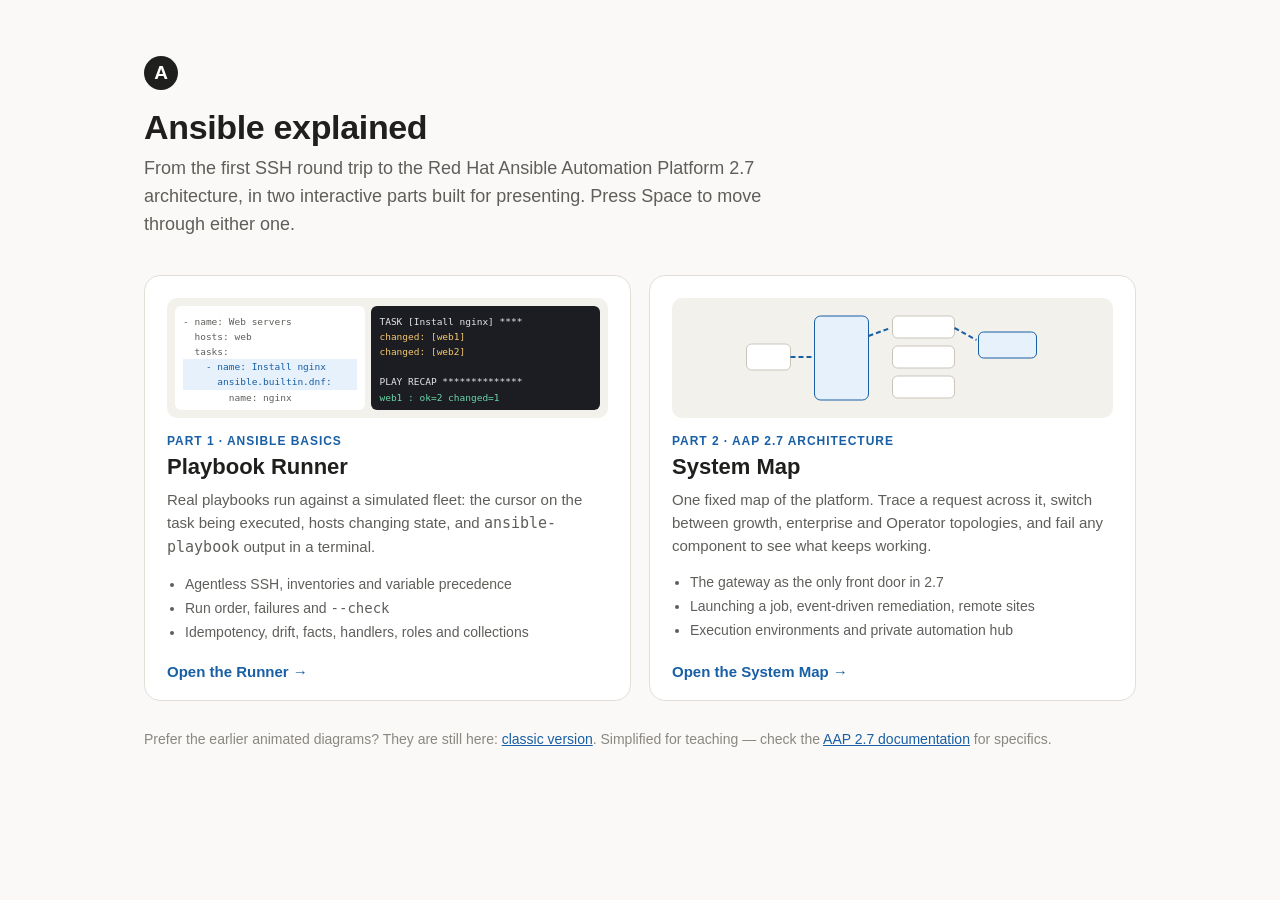
<file: index.html>
<!DOCTYPE html>
<html lang="en" data-theme="light">
<head>
<meta charset="utf-8">
<meta name="viewport" content="width=device-width, initial-scale=1">
<title>Ansible explained</title>
<meta name="description" content="Ansible from first principles to the Red Hat Ansible Automation Platform 2.7 architecture: a Playbook Runner for the basics and a System Map for the platform.">
<link rel="stylesheet" href="css/tokens.css">
<style>
  * { box-sizing: border-box; }
  body { margin: 0; font-family: var(--font-sans); color: var(--text-primary); background: var(--surface-0); -webkit-font-smoothing: antialiased; }
  .wrap { max-width: 1040px; margin: 0 auto; padding: 56px 24px 64px; }
  .mark { width: 34px; height: 34px; border-radius: 50%; background: var(--text-primary); color: var(--surface-1); display: inline-flex; align-items: center; justify-content: center; font-weight: 700; font-size: 19px; }
  h1 { font-size: 34px; font-weight: 600; margin: 18px 0 8px; letter-spacing: -0.01em; }
  .lede { font-size: 18px; color: var(--text-secondary); max-width: 62ch; margin: 0 0 36px; line-height: 1.55; }
  .parts { display: grid; grid-template-columns: repeat(2, minmax(0, 1fr)); gap: 18px; }
  .part { display: flex; flex-direction: column; text-decoration: none; color: inherit; background: var(--surface-1); border: 1px solid var(--border); border-radius: 16px; padding: 22px 22px 20px; transition: border-color 160ms, transform 160ms; }
  .part:hover { border-color: var(--accent); transform: translateY(-2px); }
  .kicker { font-size: 12px; font-weight: 600; letter-spacing: 0.08em; text-transform: uppercase; color: var(--accent); }
  .part h2 { font-size: 22px; font-weight: 600; margin: 6px 0 8px; }
  .part p { font-size: 15px; color: var(--text-secondary); margin: 0 0 14px; line-height: 1.55; }
  .part ul { margin: 0 0 18px; padding-left: 18px; font-size: 14px; color: var(--text-secondary); line-height: 1.7; }
  .go { margin-top: auto; font-weight: 600; color: var(--accent); font-size: 15px; }
  .preview { height: 120px; border-radius: 10px; margin-bottom: 16px; overflow: hidden; display: grid; gap: 6px; padding: 8px; background: var(--surface-2); }
  .pv-runner { grid-template-columns: 1fr 1.2fr; }
  .pv-code { background: var(--surface-1); border-radius: 6px; padding: 8px; font-family: var(--font-mono); font-size: 9.5px; line-height: 1.6; color: var(--text-secondary); white-space: pre; overflow: hidden; }
  .pv-code b { display: block; background: var(--accent-bg); color: var(--accent); font-weight: 500; }
  .pv-tty { background: var(--tty-bg); border-radius: 6px; padding: 8px; font-family: var(--font-mono); font-size: 9.5px; line-height: 1.6; white-space: pre; overflow: hidden; color: var(--tty-fg); }
  .pv-tty .o { color: var(--tty-ok); } .pv-tty .c { color: var(--tty-chg); }
  .pv-map { position: relative; }
  .pv-map svg { width: 100%; height: 100%; }
  .pv-map rect { fill: var(--surface-1); stroke: var(--border-strong); }
  .pv-map rect.on { fill: var(--hot-fill); stroke: var(--hot-stroke); }
  .pv-map path { stroke: var(--packet); stroke-width: 2; stroke-dasharray: 5 3; fill: none; }
  .foot { margin-top: 30px; font-size: 14px; color: var(--text-muted); }
  .foot a { color: var(--accent); }
  @media (max-width: 760px) { .parts { grid-template-columns: minmax(0, 1fr); } h1 { font-size: 28px; } }
</style>
</head>
<body>
<main class="wrap">
  <span class="mark" aria-hidden="true">A</span>
  <h1>Ansible explained</h1>
  <p class="lede">From the first SSH round trip to the Red Hat Ansible Automation Platform 2.7 architecture,
    in two interactive parts built for presenting. Press Space to move through either one.</p>

  <div class="parts">
    <a class="part" href="runner.html">
      <div class="preview pv-runner" aria-hidden="true">
        <div class="pv-code">- name: Web servers
  hosts: web
  tasks:
<b>    - name: Install nginx</b><b>      ansible.builtin.dnf:</b>        name: nginx</div>
        <div class="pv-tty">TASK [Install nginx] ****
<span class="c">changed: [web1]</span>
<span class="c">changed: [web2]</span>

PLAY RECAP **************
<span class="o">web1 : ok=2 changed=1</span></div>
      </div>
      <span class="kicker">Part 1 · Ansible basics</span>
      <h2>Playbook Runner</h2>
      <p>Real playbooks run against a simulated fleet: the cursor on the task being executed, hosts changing state, and <code>ansible-playbook</code> output in a terminal.</p>
      <ul>
        <li>Agentless SSH, inventories and variable precedence</li>
        <li>Run order, failures and <code>--check</code></li>
        <li>Idempotency, drift, facts, handlers, roles and collections</li>
      </ul>
      <span class="go">Open the Runner →</span>
    </a>

    <a class="part" href="aap.html">
      <div class="preview pv-map" aria-hidden="true">
        <svg viewBox="0 0 300 104">
          <rect x="4" y="38" width="44" height="26" rx="5"/>
          <rect class="on" x="72" y="10" width="54" height="84" rx="6"/>
          <rect x="150" y="10" width="62" height="22" rx="5"/>
          <rect x="150" y="40" width="62" height="22" rx="5"/>
          <rect x="150" y="70" width="62" height="22" rx="5"/>
          <rect class="on" x="236" y="26" width="58" height="26" rx="5"/>
          <path d="M48 51 L70 51"/><path d="M126 30 L148 22"/><path d="M212 22 L234 34"/>
        </svg>
      </div>
      <span class="kicker">Part 2 · AAP 2.7 architecture</span>
      <h2>System Map</h2>
      <p>One fixed map of the platform. Trace a request across it, switch between growth, enterprise and Operator topologies, and fail any component to see what keeps working.</p>
      <ul>
        <li>The gateway as the only front door in 2.7</li>
        <li>Launching a job, event-driven remediation, remote sites</li>
        <li>Execution environments and private automation hub</li>
      </ul>
      <span class="go">Open the System Map →</span>
    </a>
  </div>

  <p class="foot">Prefer the earlier animated diagrams? They are still here: <a href="classic.html">classic version</a>.
    Simplified for teaching — check the <a href="https://docs.redhat.com/en/documentation/red_hat_ansible_automation_platform/2.7" target="_blank" rel="noopener">AAP 2.7 documentation</a> for specifics.</p>
</main>
<script>
  try {
    const t = localStorage.getItem('theme');
    if (t) document.documentElement.dataset.theme = t;
    else if (matchMedia('(prefers-color-scheme: dark)').matches) document.documentElement.dataset.theme = 'dark';
  } catch (e) { /* ignore */ }
</script>
</body>
</html>
</file>
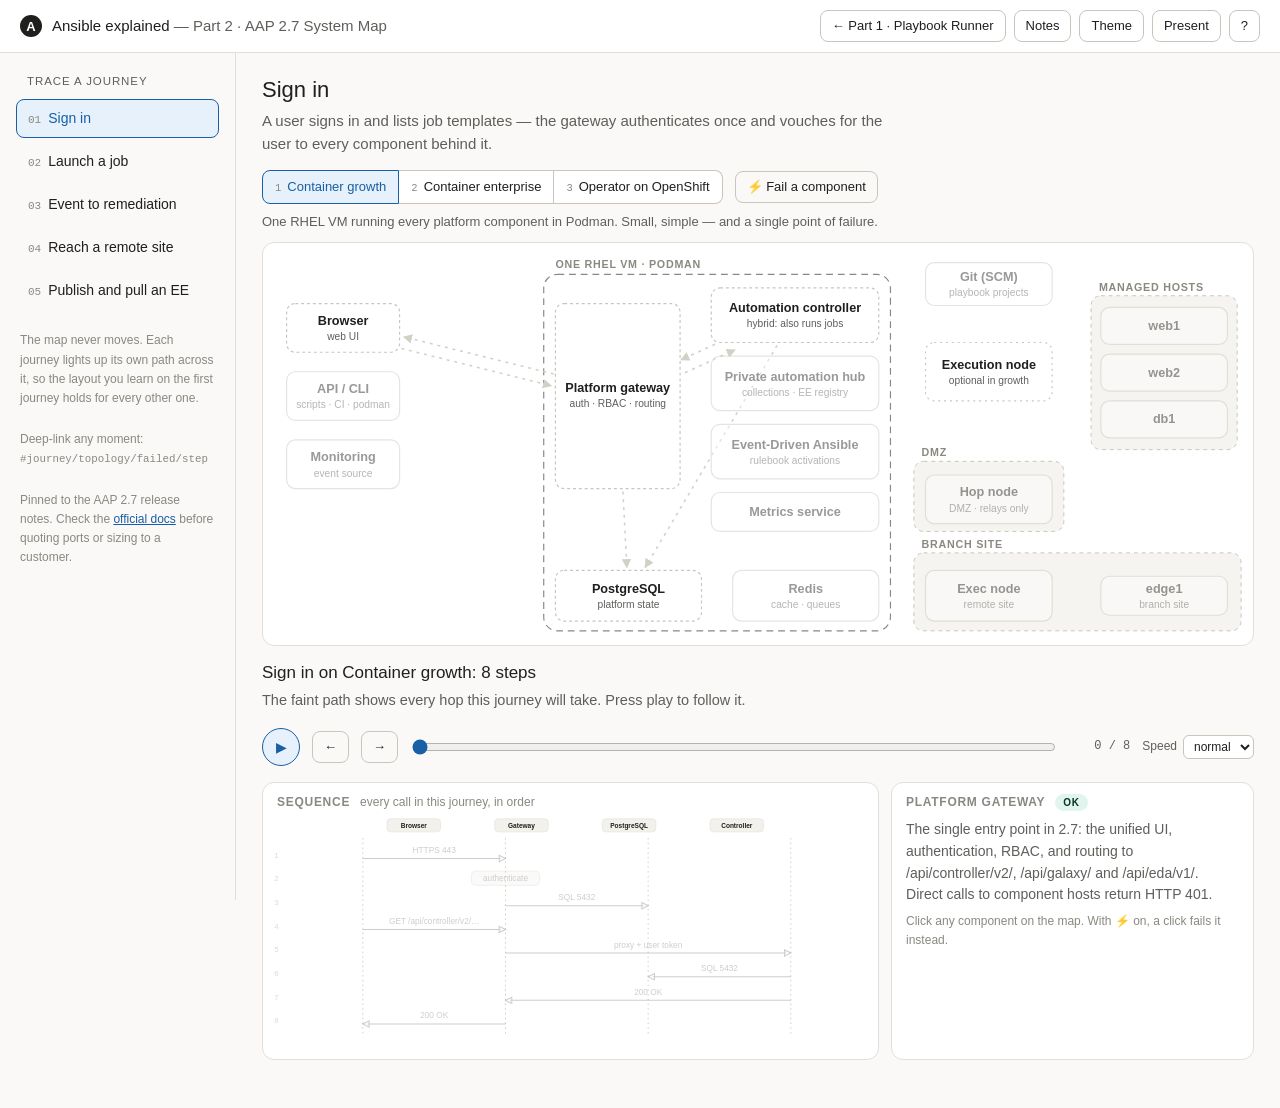
<file: aap.html>
<!DOCTYPE html>
<html lang="en" data-theme="light">
<head>
<meta charset="utf-8">
<meta name="viewport" content="width=device-width, initial-scale=1">
<title>AAP 2.7 System Map — Ansible explained</title>
<meta name="description" content="A fixed map of the Red Hat Ansible Automation Platform 2.7 architecture. Trace a request across it, switch topology, and fail a component to see what keeps working.">
<link rel="stylesheet" href="css/tokens.css">
<link rel="stylesheet" href="css/runner.css">
<link rel="stylesheet" href="css/aap.css">
</head>
<body>

<header class="topbar">
  <div class="brand">
    <span class="brand-mark" aria-hidden="true"></span>
    <span><a href="index.html" class="home">Ansible explained</a> <span class="brand-dim">— Part 2 · AAP 2.7 System Map</span></span>
  </div>
  <div class="topbar-actions">
    <a class="icon-btn" href="runner.html" title="Part 1: the Playbook Runner">← Part 1 · Playbook Runner</a>
    <button id="btn-notes" class="icon-btn" aria-pressed="false" title="Speaker notes (n)">Notes</button>
    <button id="btn-theme" class="icon-btn" title="Toggle light/dark (t)">Theme</button>
    <button id="btn-present" class="icon-btn" aria-pressed="false" title="Presentation mode (f)">Present</button>
    <button id="btn-help" class="icon-btn" title="Keyboard shortcuts (?)">?</button>
  </div>
</header>

<div class="layout">
  <nav class="sidebar" aria-label="Journeys">
    <p class="group-label">Trace a journey</p>
    <ol id="journeys" class="chapters"></ol>
    <p class="sidebar-foot">
      The map never moves. Each journey lights up its own path across it, so the
      layout you learn on the first journey holds for every other one.
    </p>
    <p class="sidebar-foot">Deep-link any moment:<br><code>#journey/topology/failed/step</code></p>
    <p class="sidebar-foot">Pinned to the AAP 2.7 release notes. Check the
      <a href="https://docs.redhat.com/en/documentation/red_hat_ansible_automation_platform/2.7" target="_blank" rel="noopener">official docs</a>
      before quoting ports or sizing to a customer.</p>
  </nav>

  <main class="stage">
    <div class="stage-head">
      <h1 id="title">Loading…</h1>
      <p id="summary" class="summary"></p>
    </div>

    <div class="map-bar">
      <div id="topos" class="seg" role="radiogroup" aria-label="Topology"></div>
      <button id="btn-fail" class="icon-btn fail-btn" aria-pressed="false" title="Then click components to fail them (x)">⚡ Fail a component</button>
      <span id="failed" class="failed-list"></span>
    </div>
    <p id="topo-caption" class="caption"></p>

    <div class="pane map-pane">
      <svg id="map" viewBox="0 0 1000 400" role="img" aria-labelledby="map-title">
        <title id="map-title">AAP 2.7 architecture map</title>
        <defs>
          <marker id="m-idle" viewBox="0 0 10 10" refX="9" refY="5" markerWidth="6" markerHeight="6" orient="auto-start-reverse"><path class="mh idle" d="M0 0 L10 5 L0 10 z"/></marker>
          <marker id="m-done" viewBox="0 0 10 10" refX="9" refY="5" markerWidth="6" markerHeight="6" orient="auto-start-reverse"><path class="mh done" d="M0 0 L10 5 L0 10 z"/></marker>
          <marker id="m-active" viewBox="0 0 10 10" refX="9" refY="5" markerWidth="7" markerHeight="7" orient="auto-start-reverse"><path class="mh active" d="M0 0 L10 5 L0 10 z"/></marker>
          <marker id="m-blocked" viewBox="0 0 10 10" refX="9" refY="5" markerWidth="7" markerHeight="7" orient="auto-start-reverse"><path class="mh blocked" d="M0 0 L10 5 L0 10 z"/></marker>
        </defs>
        <g id="map-scene"></g>
      </svg>
    </div>

    <div class="narration">
      <p id="note" class="note"></p>
      <p id="badge" class="badge"></p>
    </div>

    <div class="controls">
      <div class="transport">
        <button id="btn-play" class="play-btn" aria-label="Play or pause">▶</button>
        <button id="btn-prev" class="icon-btn" aria-label="Previous step">←</button>
        <button id="btn-next" class="icon-btn" aria-label="Next step">→</button>
        <input id="scrub" type="range" min="0" max="0" step="1" value="0" aria-label="Scrub through steps">
        <span id="counter" class="counter">1 / 1</span>
        <label class="speed">Speed
          <select id="speed" aria-label="Playback speed">
            <option value="2600">slow</option>
            <option value="1700" selected>normal</option>
            <option value="900">fast</option>
          </select>
        </label>
      </div>
    </div>

    <section class="below">
      <div class="pane seq-pane">
        <div class="panel-head"><h2>Sequence</h2><span class="panel-sub">every call in this journey, in order</span></div>
        <svg id="seq-head" class="seq-head" width="100%" aria-hidden="true"></svg>
        <div id="seq-wrap" class="seq-wrap"><svg id="seq" width="100%" role="img" aria-label="Sequence diagram"></svg></div>
      </div>
      <aside class="pane info-pane" aria-live="polite">
        <div class="panel-head"><h2 id="info-title">Component</h2><span id="info-state" class="pill"></span></div>
        <p id="info-body" class="info-body"></p>
        <p class="info-hint">Click any component on the map. With ⚡ on, a click fails it instead.</p>
      </aside>
    </section>
  </main>

  <aside id="notes-panel" class="notes-panel" hidden aria-label="Speaker notes">
    <h2>Speaker notes</h2>
    <div id="notes-body"></div>
  </aside>
</div>

<div id="help" class="help-overlay" hidden role="dialog" aria-modal="true" aria-label="Keyboard shortcuts">
  <div class="help-card">
    <h2>Keyboard</h2>
    <dl>
      <dt>Space</dt><dd>play / pause — at the end, moves to the next journey</dd>
      <dt>← →</dt><dd>step back / forward</dd>
      <dt>Home / End</dt><dd>first / last step</dd>
      <dt>J / K</dt><dd>previous / next journey</dd>
      <dt>1 2 3</dt><dd>growth / enterprise / operator</dd>
      <dt>X</dt><dd>fail-a-component mode</dd>
      <dt>C</dt><dd>clear failures</dd>
      <dt>N T F</dt><dd>notes · theme · presentation mode</dd>
      <dt>Esc</dt><dd>close / leave presentation</dd>
    </dl>
    <button id="help-close" class="icon-btn">Close</button>
  </div>
</div>

<noscript><p style="padding:2rem">The System Map is rendered client-side and needs JavaScript enabled.</p></noscript>
<script type="module" src="js/aap/app.js"></script>
</body>
</html>
</file>
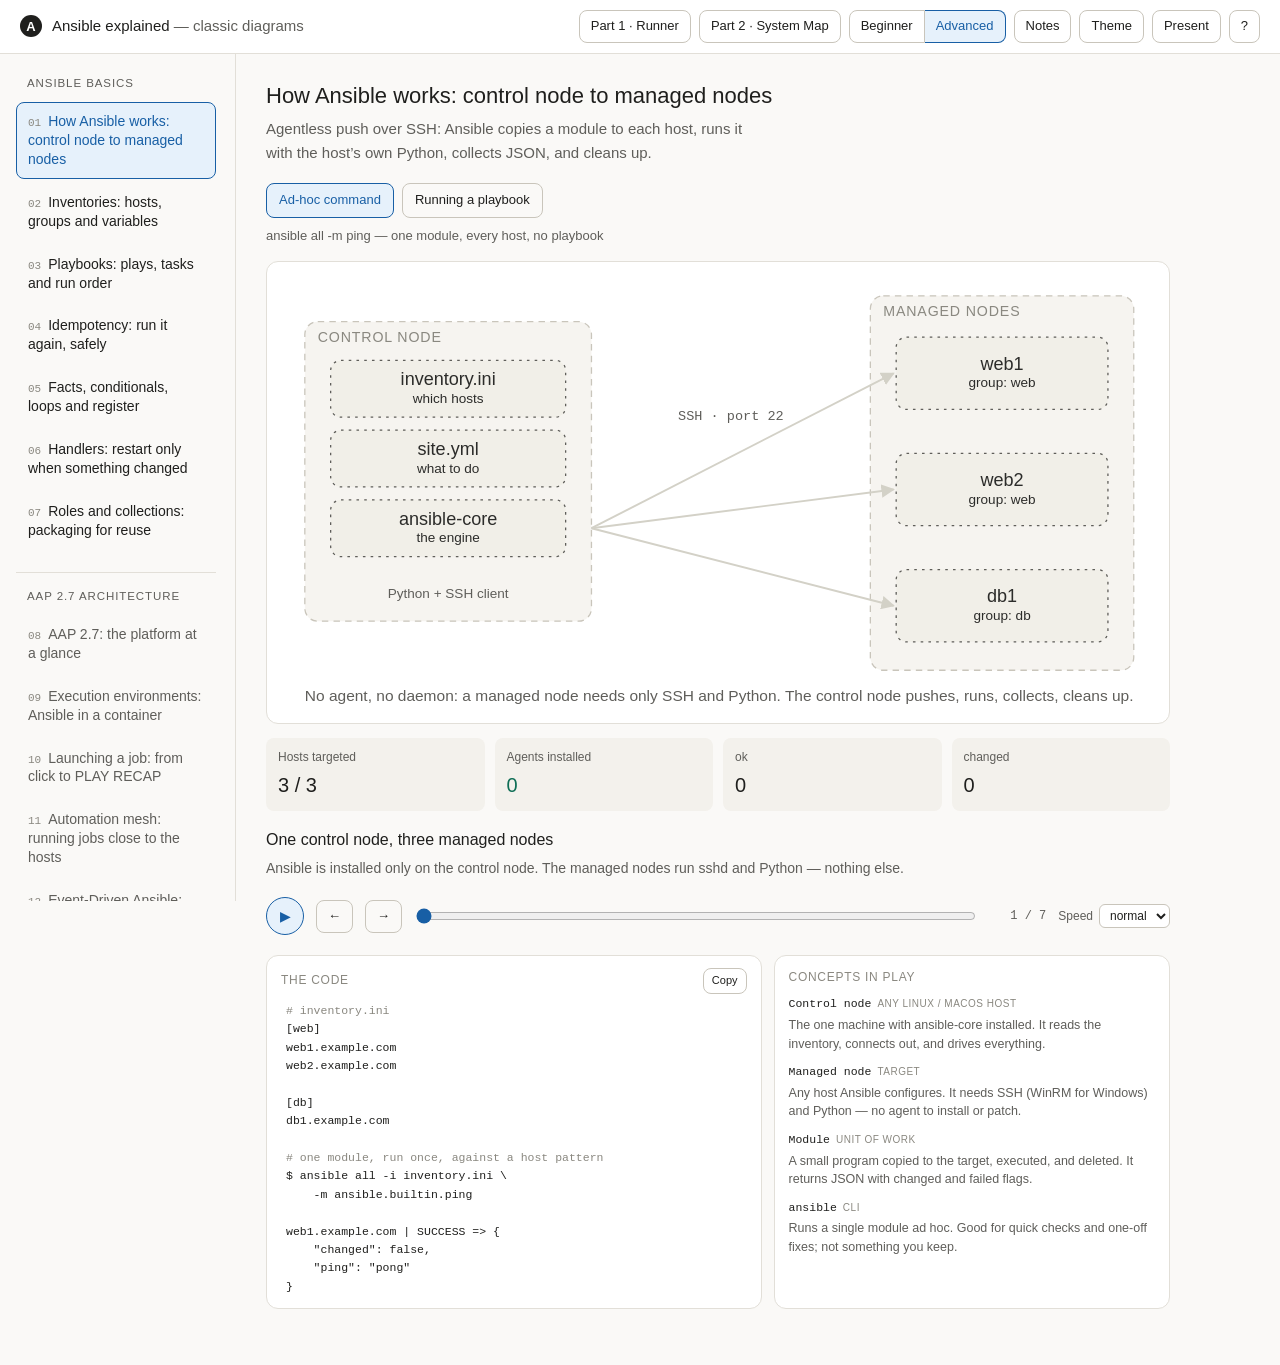
<file: classic.html>
<!DOCTYPE html>
<html lang="en" data-theme="light">
<head>
<meta charset="utf-8">
<meta name="viewport" content="width=device-width, initial-scale=1">
<title>Ansible explained — classic diagrams</title>
<meta name="description" content="Animated explainers for Ansible: control nodes, inventories, playbooks, idempotency, variables, handlers and roles - then the Red Hat Ansible Automation Platform 2.7 architecture.">
<link rel="stylesheet" href="css/tokens.css">
<link rel="stylesheet" href="css/app.css">
</head>
<body>

<header class="topbar">
  <div class="brand">
    <span class="brand-mark" aria-hidden="true"></span>
    <span><a href="index.html" style="color:inherit;text-decoration:none">Ansible explained</a> <span class="brand-dim">— classic diagrams</span></span>
  </div>
  <div class="topbar-actions">
    <a class="icon-btn" href="runner.html" title="Part 1: step through real playbooks">Part 1 · Runner</a>
    <a class="icon-btn" href="aap.html" title="Part 2: the AAP 2.7 System Map">Part 2 · System Map</a>
    <div id="level-switch" class="level-switch" role="radiogroup" aria-label="Audience level">
      <button id="btn-level-beginner" class="icon-btn" role="radio" aria-checked="false" title="Show Ansible basics only (b)">Beginner</button>
      <button id="btn-level-advanced" class="icon-btn" role="radio" aria-checked="true" title="Show everything (b)">Advanced</button>
    </div>
    <button id="btn-notes" class="icon-btn" aria-pressed="false" title="Speaker notes (n)">Notes</button>
    <button id="btn-theme" class="icon-btn" title="Toggle light/dark (t)">Theme</button>
    <button id="btn-present" class="icon-btn" title="Presentation mode (f)">Present</button>
    <button id="btn-help" class="icon-btn" title="Keyboard shortcuts (?)">?</button>
  </div>
</header>

<div class="layout">

  <nav class="sidebar" aria-label="Animations">
    <ul id="anim-list" class="anim-list"></ul>
    <button id="level-hint" class="level-hint" hidden></button>

    <ul class="anim-list resource-list" aria-label="Resources">
      <li class="group-label" role="presentation">Resources</li>
      <li><a class="sidebar-link" href="https://docs.ansible.com/ansible/latest/getting_started/index.html" target="_blank" rel="noopener">Ansible getting started ↗</a></li>
      <li><a class="sidebar-link" href="https://docs.redhat.com/en/documentation/red_hat_ansible_automation_platform/2.7" target="_blank" rel="noopener">AAP 2.7 documentation ↗</a></li>
    </ul>

    <p class="sidebar-foot">
      Deep-link any frame:<br>
      <code>#id/mode/step</code>
    </p>

    <p class="sidebar-foot">
      These are simplified explainers. Always consult the <a href="https://docs.ansible.com/" target="_blank" rel="noopener">Ansible documentation</a> and the Red Hat Ansible Automation Platform docs to verify current features and behavior.
    </p>
  </nav>

  <div id="sidebar-resizer" class="sidebar-resizer" role="separator" aria-orientation="vertical" aria-label="Resize sidebar" tabindex="0" title="Drag to resize, double-click to reset"></div>

  <main class="stage">
    <div class="stage-head">
      <h1 id="anim-title">Loading…</h1>
      <p id="anim-summary" class="summary"></p>
    </div>

    <div id="mode-tabs" class="tabs" role="tablist" aria-label="Scenario"></div>
    <p id="mode-caption" class="caption"></p>

    <div id="viewport" class="viewport" aria-live="polite">
      <svg id="canvas" viewBox="0 0 680 350" role="img" aria-labelledby="canvas-title canvas-desc">
        <title id="canvas-title">Animation canvas</title>
        <desc id="canvas-desc"></desc>
        <defs>
          <marker id="arrow" viewBox="0 0 10 10" refX="9" refY="5" markerWidth="7" markerHeight="7" orient="auto-start-reverse"><path class="arrow-head" d="M0 0 L10 5 L0 10 z"/></marker>
          <marker id="arrow-active" viewBox="0 0 10 10" refX="9" refY="5" markerWidth="7" markerHeight="7" orient="auto-start-reverse"><path class="arrow-head active" d="M0 0 L10 5 L0 10 z"/></marker>
          <marker id="arrow-blocked" viewBox="0 0 10 10" refX="9" refY="5" markerWidth="7" markerHeight="7" orient="auto-start-reverse"><path class="arrow-head blocked" d="M0 0 L10 5 L0 10 z"/></marker>
          <marker id="arrow-ok" viewBox="0 0 10 10" refX="9" refY="5" markerWidth="7" markerHeight="7" orient="auto-start-reverse"><path class="arrow-head ok" d="M0 0 L10 5 L0 10 z"/></marker>
        </defs>
        <g id="scene"></g>
      </svg>
    </div>

    <div id="metrics" class="metrics"></div>

    <div class="narration">
      <p id="note" class="note"></p>
      <p id="badge" class="badge"></p>
    </div>

    <div class="transport">
      <button id="btn-play" class="play-btn" aria-label="Play or pause">▶</button>
      <button id="btn-prev" class="icon-btn" aria-label="Previous step">←</button>
      <button id="btn-next" class="icon-btn" aria-label="Next step">→</button>
      <input id="scrub" type="range" min="0" max="1" step="1" value="0" aria-label="Scrub through steps">
      <span id="counter" class="counter">1 / 1</span>
      <label class="speed">
        Speed
        <select id="speed" aria-label="Playback speed">
          <option value="2600">slow</option>
          <option value="1800" selected>normal</option>
          <option value="1000">fast</option>
        </select>
      </label>
    </div>

    <aside class="config-col" aria-label="Code and concepts">
      <section class="config-panel" id="yaml-panel">
        <div class="panel-head">
          <h2>The code</h2>
          <button id="yaml-copy" class="icon-btn tiny" title="Copy this code">Copy</button>
        </div>
        <pre class="yaml"><code id="yaml-code"></code></pre>
      </section>

      <section class="config-panel" id="features-panel">
        <div class="panel-head"><h2>Concepts in play</h2></div>
        <dl id="features-list" class="features"></dl>
      </section>
    </aside>

  </main>

  <aside id="notes-panel" class="notes-panel" hidden aria-label="Speaker notes">
    <h2>Speaker notes</h2>
    <div id="notes-body"></div>
  </aside>

</div>

<div id="help" class="help-overlay" hidden role="dialog" aria-modal="true" aria-label="Keyboard shortcuts">
  <div class="help-card">
    <h2>Keyboard</h2>
    <dl>
      <dt>Space</dt><dd>play / pause</dd>
      <dt>← →</dt><dd>step back / forward</dd>
      <dt>Home / End</dt><dd>first / last step</dd>
      <dt>1 – 9</dt><dd>switch scenario</dd>
      <dt>J / K</dt><dd>previous / next animation</dd>
      <dt>B</dt><dd>beginner / advanced</dd>
      <dt>N</dt><dd>speaker notes</dd>
      <dt>T</dt><dd>light / dark</dd>
      <dt>F</dt><dd>presentation mode</dd>
      <dt>R</dt><dd>reset to first step</dd>
      <dt>Esc</dt><dd>close / leave presentation</dd>
    </dl>
    <button id="help-close" class="icon-btn">Close</button>
  </div>
</div>

<noscript>
  <p style="padding:2rem">These explainers are rendered client-side and need JavaScript enabled.</p>
</noscript>

<script type="module" src="js/player.js"></script>
</body>
</html>
</file>
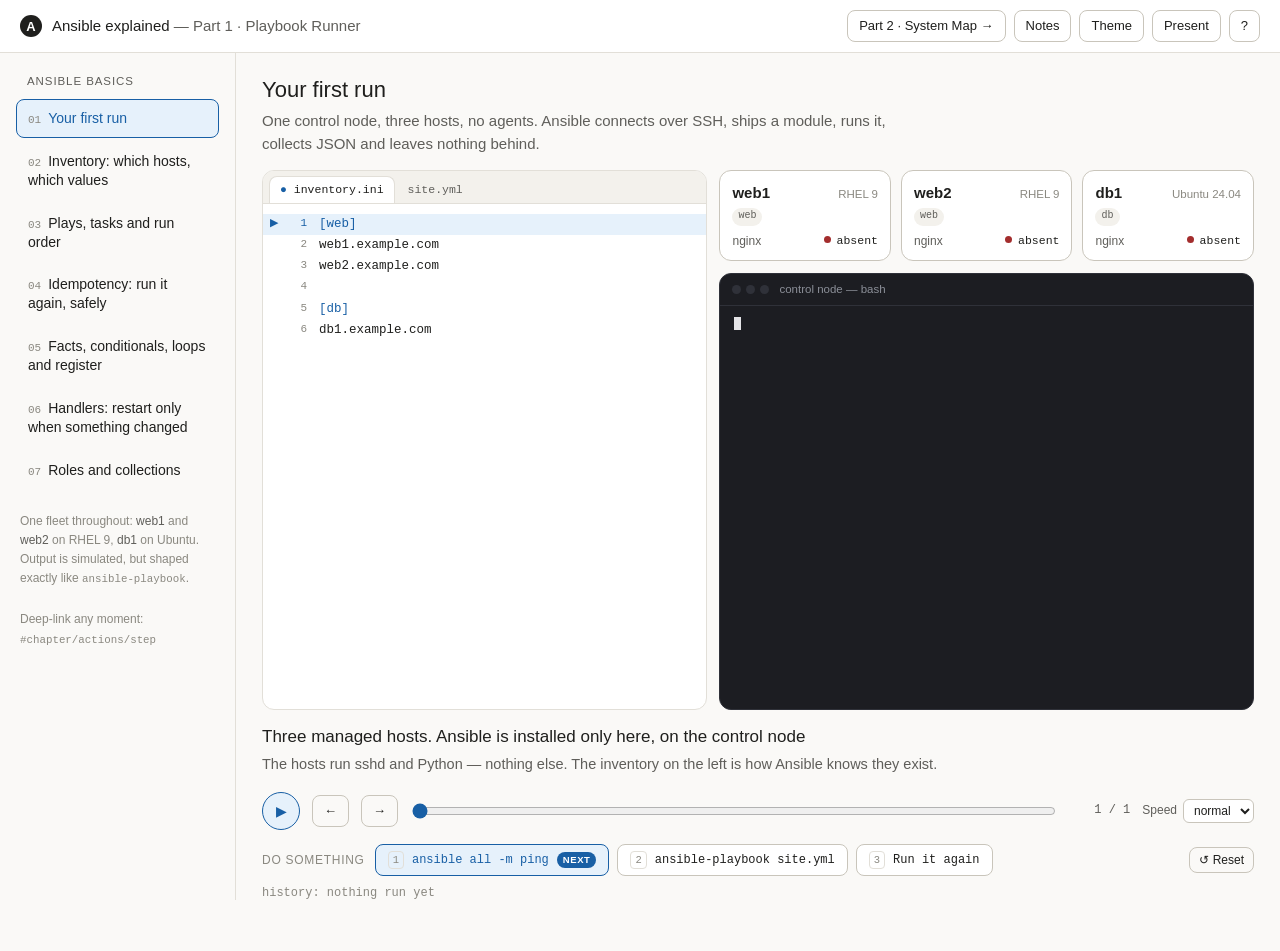
<file: runner.html>
<!DOCTYPE html>
<html lang="en" data-theme="light">
<head>
<meta charset="utf-8">
<meta name="viewport" content="width=device-width, initial-scale=1">
<title>Playbook Runner — Ansible explained</title>
<meta name="description" content="Step through real Ansible playbooks against a simulated fleet: the code, the hosts and the ansible-playbook output, side by side.">
<link rel="stylesheet" href="css/tokens.css">
<link rel="stylesheet" href="css/runner.css">
</head>
<body>

<header class="topbar">
  <div class="brand">
    <span class="brand-mark" aria-hidden="true"></span>
    <span><a href="index.html" class="home">Ansible explained</a> <span class="brand-dim">— Part 1 · Playbook Runner</span></span>
  </div>
  <div class="topbar-actions">
    <a class="icon-btn" href="aap.html" title="Part 2: the AAP 2.7 System Map">Part 2 · System Map →</a>
    <button id="btn-notes" class="icon-btn" aria-pressed="false" title="Speaker notes (n)">Notes</button>
    <button id="btn-theme" class="icon-btn" title="Toggle light/dark (t)">Theme</button>
    <button id="btn-present" class="icon-btn" aria-pressed="false" title="Presentation mode (f)">Present</button>
    <button id="btn-help" class="icon-btn" title="Keyboard shortcuts (?)">?</button>
  </div>
</header>

<div class="layout">
  <nav class="sidebar" aria-label="Chapters">
    <p class="group-label">Ansible basics</p>
    <ol id="chapters" class="chapters"></ol>
    <p class="sidebar-foot">
      One fleet throughout: <b>web1</b> and <b>web2</b> on RHEL 9, <b>db1</b> on Ubuntu.
      Output is simulated, but shaped exactly like <code>ansible-playbook</code>.
    </p>
    <p class="sidebar-foot">Deep-link any moment:<br><code>#chapter/actions/step</code></p>
  </nav>

  <main class="stage">
    <div class="stage-head">
      <h1 id="title">Loading…</h1>
      <p id="summary" class="summary"></p>
    </div>

    <section class="workspace" aria-label="Playbook, fleet and terminal">
      <div class="pane code-pane">
        <div id="tabs" class="file-tabs" role="tablist" aria-label="Files"></div>
        <pre id="code" class="code" aria-live="off"></pre>
      </div>
      <div class="right-col">
        <div id="fleet" class="fleet" aria-label="Managed hosts"></div>
        <div class="pane terminal">
          <div class="term-bar"><span class="dots" aria-hidden="true"><i></i><i></i><i></i></span><span>control node — bash</span></div>
          <pre id="term" class="term-body" aria-live="polite"></pre>
        </div>
      </div>
    </section>

    <div class="narration">
      <p id="note" class="note"></p>
      <p id="badge" class="badge"></p>
    </div>

    <div class="controls">
      <div class="transport">
        <button id="btn-play" class="play-btn" aria-label="Play or pause">▶</button>
        <button id="btn-prev" class="icon-btn" aria-label="Previous step">←</button>
        <button id="btn-next" class="icon-btn" aria-label="Next step">→</button>
        <input id="scrub" type="range" min="0" max="0" step="1" value="0" aria-label="Scrub through steps">
        <span id="counter" class="counter">1 / 1</span>
        <label class="speed">Speed
          <select id="speed" aria-label="Playback speed">
            <option value="2400">slow</option>
            <option value="1500" selected>normal</option>
            <option value="800">fast</option>
          </select>
        </label>
      </div>
      <div class="actions-row">
        <span class="actions-label">Do something</span>
        <div id="actions" class="actions" role="group" aria-label="Actions"></div>
        <button id="btn-reset" class="icon-btn tiny" title="Reset this chapter (r)">↺ Reset</button>
      </div>
      <p id="history" class="history"></p>
    </div>
  </main>

  <aside id="notes-panel" class="notes-panel" hidden aria-label="Speaker notes">
    <h2>Speaker notes</h2>
    <div id="notes-body"></div>
  </aside>
</div>

<div id="help" class="help-overlay" hidden role="dialog" aria-modal="true" aria-label="Keyboard shortcuts">
  <div class="help-card">
    <h2>Keyboard</h2>
    <dl>
      <dt>Space</dt><dd>play / pause — at the end, runs the suggested next action</dd>
      <dt>← →</dt><dd>step back / forward</dd>
      <dt>Home / End</dt><dd>first / last step</dd>
      <dt>1 – 9</dt><dd>fire an action</dd>
      <dt>J / K</dt><dd>previous / next chapter</dd>
      <dt>R</dt><dd>reset the chapter</dd>
      <dt>N</dt><dd>speaker notes</dd>
      <dt>T</dt><dd>light / dark</dd>
      <dt>F</dt><dd>presentation mode</dd>
      <dt>Esc</dt><dd>close / leave presentation</dd>
    </dl>
    <button id="help-close" class="icon-btn">Close</button>
  </div>
</div>

<noscript><p style="padding:2rem">The Playbook Runner is rendered client-side and needs JavaScript enabled.</p></noscript>
<script type="module" src="js/runner/app.js"></script>
</body>
</html>
</file>
<file: css/tokens.css>
/* Design tokens. Light and dark are declared here and nowhere else - every
   other stylesheet and every animation module must reference these variables
   rather than hardcoding a colour, or dark mode breaks. */
:root {
  --surface-0: #faf9f7;
  --surface-1: #ffffff;
  --surface-2: #f3f1ec;
  --text-primary: #1f1f1d;
  --text-secondary: #5f5e5a;
  --text-muted: #8a8880;
  --border: #e2dfd8;
  --border-strong: #c9c5bb;
  --accent: #185fa5;
  --accent-bg: #e6f1fb;

  /* semantic state colours used by metrics and status text */
  --ok-text: #0f6e56;
  --warn-text: #854f0b;
  --bad-text: #a32d2d;

  /* animation ramps: fill / stroke / text, one triple per state */
  --run-fill: #e1f5ee;   --run-stroke: #0f6e56;  --run-text: #04342c;
  --term-fill: #faeeda;  --term-stroke: #ba7517; --term-text: #412402;
  --pend-fill: #f1efe8;  --pend-stroke: #5f5e5a; --pend-text: #2c2c2a;
  --node-fill: #ffffff;  --node-stroke: #c9c5bb;
  --cordon-stroke: #ba7517;
  --reboot-stroke: #888780;
  --track: #d3d1c7;
  --bad-fill: #fcebeb;   --bad-stroke: #a32d2d;  --bad-fg: #501313;
  --hot-fill: #e6f1fb;   --hot-stroke: #185fa5;  --hot-fg: #042c53;
  --zone-fill: #f6f4f0;
  --packet: #185fa5;
  --brand: #ee0000;

  /* terminal: dark in both themes */
  --tty-bg: #1c1d22;  --tty-border: #2f3139;  --tty-fg: #e4e4e7;  --tty-dim: #8b8f98;
  --tty-cmd: #9ecbff; --tty-ok: #6ad6a8;      --tty-chg: #f2c76e; --tty-fail: #ff8a8a;
  --tty-skip: #6cc4e0;

  --radius: 8px;
  --font-sans: "Red Hat Text", "Helvetica Neue", Arial, sans-serif;
  --font-mono: "Red Hat Mono", ui-monospace, "SF Mono", Menlo, monospace;
}

:root[data-theme="dark"] {
  --surface-0: #16161a;
  --surface-1: #1e1e22;
  --surface-2: #26262b;
  --text-primary: #eceae4;
  --text-secondary: #b4b2a9;
  --text-muted: #888780;
  --border: #33333a;
  --border-strong: #4a4a52;
  --accent: #85b7eb;
  --accent-bg: #12243a;

  --ok-text: #5dcaa5;
  --warn-text: #fac775;
  --bad-text: #f09595;

  --run-fill: #085041;   --run-stroke: #5dcaa5;  --run-text: #e1f5ee;
  --term-fill: #633806;  --term-stroke: #fac775; --term-text: #faeeda;
  --pend-fill: #2c2c2a;  --pend-stroke: #b4b2a9; --pend-text: #f1efe8;
  --node-fill: #1e1e22;  --node-stroke: #4a4a52;
  --cordon-stroke: #efa127;
  --reboot-stroke: #9c9a92;
  --track: #4a4a52;
  --bad-fill: #501313;   --bad-stroke: #f09595;  --bad-fg: #fcebeb;
  --hot-fill: #0c2f52;   --hot-stroke: #85b7eb;  --hot-fg: #e6f1fb;
  --zone-fill: #1a1a1e;
  --packet: #85b7eb;
  --brand: #ff4d4d;
  --tty-bg: #111216;  --tty-border: #2a2c33;
}

@media (prefers-reduced-motion: reduce) {
  * { transition: none !important; animation: none !important; }
}

/* Packets stand still without motion, so hide them; the dashed active
   connector already carries direction. */
@media (prefers-reduced-motion: reduce) {
  .packet { display: none; }
}
</file>
<file: css/runner.css>
/* Playbook Runner. Every colour is a token from tokens.css; the terminal keeps
   a dark palette in both themes because that is what a terminal looks like. */

* { box-sizing: border-box; }
[hidden] { display: none !important; }

body {
  margin: 0;
  font-family: var(--font-sans); font-size: 16px; line-height: 1.55;
  color: var(--text-primary); background: var(--surface-0);
  -webkit-font-smoothing: antialiased;
}
code { font-family: var(--font-mono); font-size: 0.9em; }

/* ---------- top bar ---------- */
.topbar {
  display: flex; align-items: center; justify-content: space-between; gap: 12px;
  padding: 10px 20px; border-bottom: 1px solid var(--border);
  background: var(--surface-1); position: sticky; top: 0; z-index: 20;
}
.brand { display: flex; align-items: center; gap: 10px; font-weight: 500; font-size: 15px; }
.brand-dim { color: var(--text-secondary); font-weight: 400; }
.home { color: inherit; text-decoration: none; }
.home:hover { text-decoration: underline; }
.brand-mark {
  width: 22px; height: 22px; border-radius: 50%; flex: none;
  background: var(--text-primary); color: var(--surface-1);
  display: inline-flex; align-items: center; justify-content: center;
  font-size: 13px; font-weight: 700; line-height: 1;
}
.brand-mark::before { content: "A"; }
.topbar-actions { display: flex; gap: 8px; flex-wrap: wrap; }
.icon-btn {
  font: inherit; font-size: 13px; padding: 5px 11px; text-decoration: none;
  background: transparent; color: var(--text-primary);
  border: 1px solid var(--border-strong); border-radius: var(--radius); cursor: pointer;
}
.icon-btn:hover { background: var(--surface-2); }
.icon-btn[aria-pressed="true"] { background: var(--accent-bg); color: var(--accent); border-color: var(--accent); }
.icon-btn.tiny { font-size: 12px; padding: 3px 9px; }

/* ---------- layout ---------- */
.layout { display: grid; grid-template-columns: 236px minmax(0, 1fr); align-items: start; }
.sidebar {
  padding: 20px 16px; position: sticky; top: 53px; height: calc(100vh - 53px);
  overflow-y: auto; border-right: 1px solid var(--border);
}
.group-label {
  font-size: 11.5px; font-weight: 500; text-transform: uppercase; letter-spacing: 0.08em;
  color: var(--text-secondary); margin: 0 0 8px; padding: 0 11px;
}
.chapters { list-style: none; margin: 0; padding: 0; display: flex; flex-direction: column; gap: 4px; }
.chapters button {
  width: 100%; text-align: left; font: inherit; font-size: 14px; line-height: 1.35;
  padding: 9px 11px; border-radius: var(--radius); cursor: pointer;
  background: transparent; color: var(--text-primary); border: 1px solid transparent;
}
.chapters button:hover { background: var(--surface-2); }
.chapters button[aria-current="true"] { background: var(--accent-bg); color: var(--accent); border-color: var(--accent); }
.chapters .num { font-family: var(--font-mono); font-size: 11px; color: var(--text-muted); margin-right: 7px; }
.sidebar-foot { font-size: 12px; color: var(--text-muted); margin: 22px 0 0; line-height: 1.6; padding: 0 4px; }
.sidebar-foot b { color: var(--text-secondary); font-weight: 500; }

.stage { padding: 20px 26px 48px; max-width: 1280px; min-width: 0; }
.stage-head h1 { font-size: 22px; font-weight: 500; margin: 0 0 2px; }
.summary { color: var(--text-secondary); font-size: 15px; margin: 0 0 14px; max-width: 75ch; }

/* ---------- workspace ---------- */
.workspace {
  display: grid; grid-template-columns: minmax(0, 5fr) minmax(0, 6fr); gap: 12px;
  height: min(560px, calc(100vh - 360px)); min-height: 400px;
}
.pane {
  background: var(--surface-1); border: 1px solid var(--border); border-radius: 12px;
  overflow: hidden; display: flex; flex-direction: column; min-height: 0;
}
.right-col { display: grid; grid-template-columns: minmax(0, 1fr); grid-template-rows: auto minmax(0, 1fr); gap: 12px; min-height: 0; min-width: 0; }

/* code */
.file-tabs {
  display: flex; gap: 2px; overflow-x: auto; flex: none;
  padding: 6px 6px 0; border-bottom: 1px solid var(--border); background: var(--surface-2);
}
.file-tabs button {
  font-family: var(--font-mono); font-size: 11.5px; white-space: nowrap;
  padding: 6px 10px; border: 1px solid transparent; border-bottom: none;
  border-radius: 8px 8px 0 0; background: transparent; color: var(--text-secondary); cursor: pointer;
}
.file-tabs button[aria-selected="true"] { background: var(--surface-1); color: var(--text-primary); border-color: var(--border); margin-bottom: -1px; }
.file-tabs button.active-file::before { content: "● "; color: var(--packet); }
.code {
  margin: 0; padding: 10px 0; overflow: auto; flex: 1; min-height: 0;
  font-family: var(--font-mono); font-size: 12.5px; line-height: 1.7; color: var(--text-primary);
  scroll-behavior: smooth;
}
.cl { display: grid; grid-template-columns: 22px 34px minmax(0, 1fr); padding-right: 12px; white-space: pre; }
.cl .gut { color: var(--packet); text-align: center; font-size: 11px; }
.cl .ln { color: var(--text-muted); text-align: right; padding-right: 12px; user-select: none; font-size: 11px; }
.cl.hl { background: var(--accent-bg); }
.cl.hl .ln { color: var(--accent); }
.cl.hl.first .gut::before { content: "▶"; }
.cl.hl { animation: hl-in 380ms ease-out both; }
.yk { color: var(--accent); }
.yc { color: var(--text-muted); font-style: italic; }
.ym { color: var(--warn-text); }
.yj { color: var(--ok-text); }
.ys { color: var(--bad-text); }

/* fleet */
.fleet { display: grid; grid-template-columns: repeat(3, minmax(0, 1fr)); gap: 10px; }
.host {
  position: relative; background: var(--surface-1); border: 1px solid var(--border-strong);
  border-radius: 12px; padding: 10px 12px 9px; min-width: 0;
  transition: opacity 250ms ease, border-color 250ms ease, background 250ms ease;
}
.host-head { display: flex; align-items: baseline; justify-content: space-between; gap: 6px; }
.host-name { font-weight: 600; font-size: 15px; }
.host-os { font-size: 11.5px; color: var(--text-muted); white-space: nowrap; }
.chips { display: flex; gap: 4px; flex-wrap: wrap; margin: 4px 0 6px; min-height: 18px; }
.chip { font-family: var(--font-mono); font-size: 10px; padding: 0 6px; border-radius: 999px; background: var(--surface-2); color: var(--text-secondary); }
.rows { margin: 0; display: grid; grid-template-columns: auto minmax(0, 1fr); gap: 1px 8px; font-size: 12px; }
.rows dt { color: var(--text-secondary); white-space: nowrap; }
.rows dd { margin: 0; font-family: var(--font-mono); font-size: 11.5px; text-align: right; overflow: hidden; text-overflow: ellipsis; white-space: nowrap; }
.rows dd::before { content: ""; display: inline-block; width: 7px; height: 7px; border-radius: 50%; margin-right: 6px; vertical-align: 1px; background: var(--text-muted); }
.rows dd.good::before { background: var(--run-stroke); }
.rows dd.bad::before { background: var(--bad-stroke); }
.rows dd.warn::before { background: var(--term-stroke); }
.rows dd.muted { color: var(--text-muted); }
.rows dd.flip { animation: flip 700ms ease-out both; }

.status {
  position: absolute; top: -9px; right: 10px;
  font-size: 10px; font-weight: 600; letter-spacing: 0.06em; text-transform: uppercase;
  padding: 1px 8px; border-radius: 999px; background: var(--surface-2); color: var(--text-secondary);
  border: 1px solid var(--border-strong);
}
.host.excluded { opacity: 0.38; border-style: dashed; }
.host.targeted, .host.busy { border-color: var(--hot-stroke); }
.host.busy { background: var(--hot-fill); }
.host.ok { border-color: var(--run-stroke); }
.host.ok .status { background: var(--run-fill); color: var(--run-text); border-color: var(--run-stroke); }
.host.changed { border-color: var(--term-stroke); background: var(--term-fill); }
.host.changed .status { background: var(--term-stroke); color: var(--surface-1); border-color: var(--term-stroke); }
.host.failed { border-color: var(--bad-stroke); background: var(--bad-fill); }
.host.failed .status { background: var(--bad-stroke); color: var(--surface-1); border-color: var(--bad-stroke); }
.host.skipped { opacity: 0.6; border-style: dashed; }
.host.drift { border-color: var(--bad-stroke); border-style: dashed; }
.host.drift .status { background: var(--bad-fill); color: var(--bad-text); border-color: var(--bad-stroke); }
.host.busy .status, .host.targeted .status { background: var(--hot-fill); color: var(--accent); border-color: var(--hot-stroke); }
.host.changed, .host.failed, .host.drift { animation: bump 420ms ease-out; }

/* the agentless round trip, drawn on the card: ssh in, module runs, json out */
.act { display: flex; gap: 4px; margin-top: 7px; font-family: var(--font-mono); font-size: 10px; }
.act span {
  flex: 1; text-align: center; padding: 1px 0; border-radius: 4px;
  background: var(--surface-2); color: var(--text-muted);
  animation: step-on calc(var(--frame-ms, 1500ms) * 0.22) ease-out both;
}
.act span:nth-child(2) { animation-delay: calc(var(--frame-ms, 1500ms) * 0.18); }
.act span:nth-child(3) { animation-delay: calc(var(--frame-ms, 1500ms) * 0.36); }

/* terminal */
.terminal { background: var(--tty-bg); border-color: var(--tty-border); }
.term-bar {
  display: flex; align-items: center; gap: 10px; flex: none;
  padding: 7px 12px; font-size: 11.5px; color: var(--tty-dim);
  border-bottom: 1px solid var(--tty-border);
}
.dots { display: inline-flex; gap: 5px; }
.dots i { width: 9px; height: 9px; border-radius: 50%; background: var(--tty-border); display: block; }
.term-body {
  margin: 0; padding: 10px 14px 14px; overflow: auto; flex: 1; min-height: 0;
  font-family: var(--font-mono); font-size: 12px; line-height: 1.5; color: var(--tty-fg);
  white-space: pre;
}
.term-body .tl { display: block; min-height: 1.5em; }
.term-body .new { animation: line-in 180ms ease-out both; }
.t-cmd { color: var(--tty-cmd); }
.t-hdr { color: var(--tty-fg); font-weight: 600; }
.t-ok { color: var(--tty-ok); }
.t-chg { color: var(--tty-chg); }
.t-fail { color: var(--tty-fail); }
.t-skip { color: var(--tty-skip); }
.t-dim { color: var(--tty-dim); }
.caret { display: inline-block; width: 7px; height: 1.1em; vertical-align: -2px; background: var(--tty-fg); animation: blink 1s steps(1) infinite; }

/* ---------- narration + controls ---------- */
.narration { margin-top: 14px; min-height: 58px; }
.note { font-size: 17px; font-weight: 500; margin: 0; }
.badge { font-size: 14.5px; color: var(--text-secondary); margin: 3px 0 0; }

.controls { margin-top: 10px; }
.transport { display: flex; align-items: center; gap: 12px; }
.play-btn {
  width: 38px; height: 38px; border-radius: 50%; font-size: 14px; line-height: 1; cursor: pointer; flex: none;
  background: var(--accent-bg); color: var(--accent); border: 1px solid var(--accent);
}
#scrub { flex: 1; accent-color: var(--accent); min-width: 60px; }
.counter { font-family: var(--font-mono); font-size: 12px; color: var(--text-secondary); min-width: 60px; text-align: right; }
.speed { font-size: 12px; color: var(--text-secondary); display: flex; align-items: center; gap: 6px; }
.speed select { font: inherit; font-size: 12px; padding: 3px 6px; background: var(--surface-1); color: var(--text-primary); border: 1px solid var(--border-strong); border-radius: 6px; }

.actions-row { display: flex; align-items: center; gap: 10px; margin-top: 14px; flex-wrap: wrap; }
.actions-label { font-size: 12px; text-transform: uppercase; letter-spacing: 0.06em; color: var(--text-muted); }
.actions { display: flex; gap: 8px; flex-wrap: wrap; flex: 1; }
.action {
  font: inherit; font-size: 13px; padding: 6px 12px; cursor: pointer;
  border-radius: var(--radius); border: 1px solid var(--border-strong);
  background: var(--surface-1); color: var(--text-primary);
  display: inline-flex; align-items: center; gap: 8px;
}
.action:hover { background: var(--surface-2); }
.action .key { font-family: var(--font-mono); font-size: 10.5px; color: var(--text-muted); border: 1px solid var(--border); border-radius: 4px; padding: 0 4px; }
.action.kind-playbook .lbl, .action.kind-adhoc .lbl { font-family: var(--font-mono); font-size: 12px; }
.action.kind-event { border-style: dashed; }
.action.suggested { border-color: var(--accent); background: var(--accent-bg); color: var(--accent); }
.action.suggested::after {
  content: "next"; font-size: 9.5px; font-weight: 600; text-transform: uppercase; letter-spacing: 0.06em;
  padding: 1px 6px; border-radius: 999px; background: var(--accent); color: var(--surface-1);
}
.history { font-size: 12px; color: var(--text-muted); margin: 8px 0 0; min-height: 18px; font-family: var(--font-mono); }
.history b { color: var(--text-secondary); font-weight: 500; }

/* ---------- notes + help ---------- */
.notes-panel {
  position: fixed; right: 0; top: 53px; bottom: 0; width: 340px; z-index: 15;
  background: var(--surface-1); border-left: 1px solid var(--border); padding: 20px; overflow-y: auto;
}
.notes-panel h2 { font-size: 15px; font-weight: 500; margin: 0 0 12px; }
.notes-panel h3 { font-size: 13px; font-weight: 500; margin: 18px 0 6px; color: var(--accent); }
.notes-panel p { font-size: 14px; color: var(--text-secondary); margin: 0 0 10px; }
.notes-panel .ask { color: var(--text-primary); border-left: 2px solid var(--accent); padding-left: 10px; }
.help-overlay { position: fixed; inset: 0; z-index: 40; background: rgba(0, 0, 0, 0.45); display: flex; align-items: center; justify-content: center; }
.help-card { background: var(--surface-1); border-radius: 12px; padding: 24px 28px; min-width: 320px; max-width: 480px; border: 1px solid var(--border); }
.help-card h2 { margin: 0 0 14px; font-size: 16px; font-weight: 500; }
.help-card dl { display: grid; grid-template-columns: 90px 1fr; gap: 6px 14px; margin: 0 0 18px; font-size: 14px; }
.help-card dt { font-family: var(--font-mono); font-size: 12px; color: var(--accent); }
.help-card dd { margin: 0; color: var(--text-secondary); }

/* ---------- presentation mode: a class flip, never the Fullscreen API ---------- */
body.presenting .topbar, body.presenting .sidebar, body.presenting .stage-head,
body.presenting .history { display: none; }
body.presenting .layout { grid-template-columns: minmax(0, 1fr); }
body.presenting .stage { max-width: none; padding: 20px 3vw; }
body.presenting .workspace { height: calc(100vh - 210px); }
body.presenting .code { font-size: 14px; }
body.presenting .term-body { font-size: 13.5px; }
body.presenting .note { font-size: 21px; }
body.presenting .badge { font-size: 16.5px; }
body.presenting .notes-panel { top: 0; }

/* ---------- motion ---------- */
@keyframes hl-in { from { background: transparent; } }
@keyframes flip { 0% { background: var(--term-fill); } 100% { background: transparent; } }
@keyframes bump { 0% { transform: scale(1); } 40% { transform: scale(1.025); } 100% { transform: scale(1); } }
@keyframes step-on { from { background: var(--surface-2); color: var(--text-muted); } to { background: var(--hot-fill); color: var(--accent); } }
@keyframes line-in { from { opacity: 0; transform: translateX(-4px); } to { opacity: 1; transform: none; } }
@keyframes blink { 50% { opacity: 0; } }

/* ---------- small screens ---------- */
@media (max-width: 1100px) {
  .workspace { grid-template-columns: minmax(0, 1fr); height: auto; }
  .code-pane { height: 320px; }
  .terminal { height: 320px; }
}
@media (max-width: 860px) {
  .layout { grid-template-columns: minmax(0, 1fr); }
  .sidebar { position: static; height: auto; border-right: none; border-bottom: 1px solid var(--border); }
  .chapters { flex-direction: row; flex-wrap: wrap; }
  .stage { padding: 16px 16px 40px; }
  .fleet { grid-template-columns: minmax(0, 1fr); }
  .topbar { flex-wrap: wrap; padding: 10px 16px; }
  .brand-dim { display: none; }
  .chapters li { max-width: 100%; }
  .chapters button { width: auto; max-width: 100%; }
  .sidebar-foot { display: none; }
  .transport { flex-wrap: wrap; gap: 10px; }
  #scrub { order: 10; flex-basis: 100%; }
  .actions-label { display: none; }
  .notes-panel { position: static; width: auto; }
}
</file>
<file: css/aap.css>
/* AAP 2.7 System Map. Loaded after runner.css, which provides the chrome
   (top bar, sidebar, transport, notes, help). Colours are tokens only. */

.sidebar-foot a { color: var(--accent); }
.map-bar { display: flex; align-items: center; gap: 12px; flex-wrap: wrap; }
.seg { display: inline-flex; }
.seg button {
  font: inherit; font-size: 13px; padding: 6px 12px; cursor: pointer;
  background: var(--surface-1); color: var(--text-primary);
  border: 1px solid var(--border-strong); border-left-width: 0;
}
.seg button:first-child { border-left-width: 1px; border-radius: var(--radius) 0 0 var(--radius); }
.seg button:last-child { border-radius: 0 var(--radius) var(--radius) 0; }
.seg button[aria-checked="true"] { background: var(--accent-bg); color: var(--accent); border-color: var(--accent); }
.seg .key { font-family: var(--font-mono); font-size: 10.5px; color: var(--text-muted); margin-right: 6px; }
.fail-btn[aria-pressed="true"] { background: var(--bad-fill); color: var(--bad-text); border-color: var(--bad-stroke); }
.failed-list { font-size: 12.5px; color: var(--bad-text); display: inline-flex; gap: 8px; align-items: center; }
.failed-list button { font: inherit; font-size: 12px; padding: 2px 8px; border-radius: 999px; cursor: pointer; background: transparent; color: var(--text-secondary); border: 1px solid var(--border-strong); }
.caption { font-size: 13px; color: var(--text-secondary); margin: 8px 0 10px; min-height: 20px; }

.map-pane { padding: 6px 8px; }
#map { width: 100%; height: auto; display: block; }
body.failing #map .node { cursor: crosshair; }
#map .node { cursor: pointer; }

/* nodes */
.node rect.box { fill: var(--surface-1); stroke: var(--border-strong); stroke-width: 1.2; transition: fill 240ms, stroke 240ms, opacity 240ms; }
.node text { font-family: var(--font-sans); fill: var(--text-primary); pointer-events: none; }
.node .t { font-size: 13px; font-weight: 600; }
.node .s { font-size: 10.5px; fill: var(--text-secondary); }
.node.idle { opacity: 0.45; }
.node.future rect.box { stroke-dasharray: 3 3; }
.node.visited rect.box { fill: var(--run-fill); stroke: var(--run-stroke); }
.node.hot rect.box { fill: var(--hot-fill); stroke: var(--hot-stroke); stroke-width: 2.2; }
.node.hot text, .node.visited text { fill: var(--hot-fg); }
.node.visited text { fill: var(--run-text); }
.node.down rect.box { fill: var(--bad-fill); stroke: var(--bad-stroke); stroke-width: 2; stroke-dasharray: 5 3; }
.node.down text { fill: var(--bad-fg); }
.node.recover rect.box { fill: var(--term-fill); stroke: var(--term-stroke); stroke-width: 2; }
.node.recover text { fill: var(--term-text); }
.node.optional rect.box { stroke-dasharray: 2 4; fill: transparent; }
.node.selected rect.box { stroke: var(--text-primary); stroke-width: 2.5; }
.node.hot rect.box, .node.recover rect.box { animation: node-pulse calc(var(--frame-ms, 1700ms) * 0.8) ease-in-out both; }
.inst rect { fill: var(--surface-2); stroke: var(--border-strong); stroke-width: 1; }
.inst text { font-family: var(--font-mono); font-size: 9.5px; fill: var(--text-secondary); text-anchor: middle; }
.inst.down rect { fill: var(--bad-stroke); stroke: var(--bad-stroke); }
.inst.down text { fill: var(--surface-1); }
.inst.on rect { fill: var(--hot-stroke); stroke: var(--hot-stroke); }
.inst.on text { fill: var(--surface-1); }

.boundary { fill: none; stroke: var(--text-muted); stroke-width: 1.2; stroke-dasharray: 7 5; }
.zone-r { fill: var(--zone-fill); stroke: var(--border-strong); stroke-dasharray: 4 4; }
.blabel { font-family: var(--font-sans); font-size: 11px; font-weight: 600; letter-spacing: 0.07em; text-transform: uppercase; fill: var(--text-muted); }

/* edges */
.edge { fill: none; stroke-width: 1.6; }
.edge.future { stroke: var(--track); stroke-dasharray: 3 5; }
.edge.done { stroke: var(--run-stroke); opacity: 0.55; }
.edge.active { stroke: var(--packet); stroke-width: 2.6; stroke-dasharray: 7 4; animation: march 800ms linear infinite; }
.edge.blocked { stroke: var(--bad-stroke); stroke-width: 2.6; stroke-dasharray: 3 3; }
.mh.idle { fill: var(--track); } .mh.done { fill: var(--run-stroke); } .mh.active { fill: var(--packet); } .mh.blocked { fill: var(--bad-stroke); }
.elabel rect { fill: var(--surface-1); stroke: var(--packet); stroke-width: 1; }
.elabel text { font-family: var(--font-mono); font-size: 11px; fill: var(--packet); font-weight: 600; }
.elabel.blocked rect { stroke: var(--bad-stroke); } .elabel.blocked text { fill: var(--bad-text); }
.elabel.local rect { stroke: var(--hot-stroke); }
.elabel.recover rect { stroke: var(--term-stroke); } .elabel.recover text { fill: var(--term-text); }
.elabel { animation: pop 300ms ease-out both; }
.packet circle { fill: var(--packet); stroke: var(--surface-1); stroke-width: 2; }
.packet { offset-rotate: 0deg; animation: travel calc(var(--frame-ms, 1700ms) * 0.75) cubic-bezier(.45,.05,.35,1) both; }
.xmark { stroke: var(--bad-stroke); stroke-width: 3; stroke-linecap: round; animation: pop 300ms ease-out both; }

/* below the map */
.below { display: grid; grid-template-columns: minmax(0, 1.7fr) minmax(0, 1fr); gap: 12px; margin-top: 16px; align-items: stretch; }
.panel-head { display: flex; align-items: baseline; gap: 10px; padding: 10px 14px 0; }
.panel-head h2 { font-size: 12px; font-weight: 600; margin: 0; text-transform: uppercase; letter-spacing: 0.06em; color: var(--text-muted); }
.panel-sub { font-size: 12px; color: var(--text-muted); }
.seq-head { display: block; padding: 6px 8px 0; box-sizing: border-box; }
.seq-wrap { max-height: 300px; overflow: auto; padding: 4px 8px 10px; scroll-behavior: smooth; }
#seq text { font-family: var(--font-sans); }
.lane-h rect { fill: var(--surface-2); stroke: var(--border); }
.lane-h text { font-size: 11px; font-weight: 600; fill: var(--text-primary); text-anchor: middle; }
.lane { stroke: var(--border-strong); stroke-dasharray: 2 4; }
.srow .num { font-family: var(--font-mono); font-size: 10px; fill: var(--text-muted); }
.srow .lbl { font-family: var(--font-mono); font-size: 10.5px; fill: var(--text-secondary); text-anchor: middle; }
.srow line, .srow path { stroke: var(--text-secondary); stroke-width: 1.3; fill: none; }
.srow .self { fill: var(--surface-2); stroke: var(--border-strong); }
.srow.future { opacity: 0.3; }
.srow.done line, .srow.done path { stroke: var(--run-stroke); }
.srow.cur .bg { fill: var(--accent-bg); }
.srow.cur line, .srow.cur path { stroke: var(--packet); stroke-width: 2; }
.srow.cur .lbl { fill: var(--packet); font-weight: 600; }
.srow.cur .self { fill: var(--hot-fill); stroke: var(--hot-stroke); }
.srow.blocked line { stroke: var(--bad-stroke); stroke-dasharray: 3 3; }
.srow.blocked .lbl { fill: var(--bad-text); }
.srow.recover .self { fill: var(--term-fill); stroke: var(--term-stroke); }
.srow .bg { fill: transparent; }
.sa { fill: var(--text-secondary); } .srow.cur .sa { fill: var(--packet); } .srow.done .sa { fill: var(--run-stroke); } .srow.blocked .sa { fill: var(--bad-stroke); }

.info-pane { padding-bottom: 12px; }
.info-body { font-size: 14px; color: var(--text-secondary); margin: 8px 14px 6px; line-height: 1.55; }
.info-hint { font-size: 12px; color: var(--text-muted); margin: 0 14px; }
.pill { font-size: 10px; font-weight: 600; letter-spacing: 0.06em; text-transform: uppercase; padding: 1px 8px; border-radius: 999px; background: var(--surface-2); color: var(--text-secondary); }
.pill.down { background: var(--bad-fill); color: var(--bad-text); }
.pill.ok { background: var(--run-fill); color: var(--run-text); }

body.presenting .below { display: none; }
body.presenting .map-pane { border: none; background: transparent; }

@keyframes march { to { stroke-dashoffset: -22; } }
@keyframes travel { from { offset-distance: 0%; opacity: 0; } 12% { opacity: 1; } 88% { opacity: 1; } to { offset-distance: 100%; opacity: 0; } }
@keyframes pop { from { opacity: 0; transform: scale(0.92); } to { opacity: 1; transform: none; } }
@keyframes node-pulse { 0%, 100% { stroke-width: 2.2; } 50% { stroke-width: 4; } }
@media (prefers-reduced-motion: reduce) { .packet { display: none; } }

@media (max-width: 1000px) { .below { grid-template-columns: minmax(0, 1fr); } }
</file>
<file: css/app.css>
* { box-sizing: border-box; }

/* Any author-level `display` declaration beats the user-agent's
   `[hidden] { display: none }` rule. Several elements here are toggled from JS
   via the hidden attribute AND carry a display rule (.help-overlay, .tabs), so
   without this guard they stay visible: the shortcuts overlay renders on page
   load and its close button appears to do nothing. Keep this rule. */
[hidden] { display: none !important; }

body {
  margin: 0;
  font-family: var(--font-sans);
  font-size: 16px;
  line-height: 1.6;
  color: var(--text-primary);
  background: var(--surface-0);
  -webkit-font-smoothing: antialiased;
}

/* ---------- top bar ---------- */
.topbar {
  display: flex; align-items: center; justify-content: space-between;
  padding: 10px 20px;
  border-bottom: 1px solid var(--border);
  background: var(--surface-1);
  position: sticky; top: 0; z-index: 20;
}
.brand { display: flex; align-items: center; gap: 10px; font-weight: 500; font-size: 15px; }
.brand-dim { color: var(--text-secondary); font-weight: 400; }
.brand-mark {
  width: 22px; height: 22px; border-radius: 50%;
  background: var(--text-primary); color: var(--surface-1);
  display: inline-flex; align-items: center; justify-content: center;
  font-size: 13px; font-weight: 700; line-height: 1;
}
.brand-mark::before { content: "A"; }
.topbar-actions { display: flex; gap: 8px; }

.icon-btn {
  font: inherit; font-size: 13px;
  padding: 5px 11px;
  background: transparent;
  color: var(--text-primary);
  border: 1px solid var(--border-strong);
  border-radius: var(--radius);
  cursor: pointer;
}
.icon-btn:hover { background: var(--surface-2); }
a.icon-btn { text-decoration: none; display: inline-flex; align-items: center; }
.icon-btn[aria-pressed="true"] { background: var(--accent-bg); color: var(--accent); border-color: var(--accent); }

/* Beginner/Advanced as a two-option radio group reads unambiguously as a
   switch with a current position - a single button whose only feedback was a
   color change looked like it wasn't doing anything. */
.level-switch { display: flex; }
.level-switch .icon-btn { border-radius: 0; }
.level-switch .icon-btn:first-child { border-radius: var(--radius) 0 0 var(--radius); }
.level-switch .icon-btn:last-child { border-radius: 0 var(--radius) var(--radius) 0; border-left: none; }
.level-switch .icon-btn[aria-checked="true"] { background: var(--accent-bg); color: var(--accent); border-color: var(--accent); }
.level-switch .icon-btn[aria-checked="true"] + .icon-btn { border-left-color: var(--accent); }

/* ---------- layout ---------- */
.layout { display: grid; grid-template-columns: var(--sidebar-w, 232px) 6px minmax(0, 1fr); gap: 0; align-items: start; }
.sidebar {
  padding: 20px 16px;
  min-width: 0;
  position: sticky; top: 53px;
  height: calc(100vh - 53px);
  overflow-y: auto;
}
/* A draggable column between sidebar and stage, not a border on either side of
   it, so the hit area for dragging is wider than the visible line. */
.sidebar-resizer {
  position: sticky; top: 53px;
  height: calc(100vh - 53px);
  cursor: col-resize;
  touch-action: none;
}
.sidebar-resizer::before {
  content: ""; display: block; margin: 0 auto;
  width: 1px; height: 100%;
  background: var(--border);
}
.sidebar-resizer:hover::before,
.sidebar-resizer.dragging::before { width: 2px; background: var(--accent); }
.sidebar-resizer:focus-visible { outline: none; }
.sidebar-resizer:focus-visible::before { width: 2px; background: var(--accent); }
.sidebar-label, .sidebar-foot {
  font-size: 12px; text-transform: uppercase; letter-spacing: 0.06em;
  color: var(--text-muted); margin: 0 0 10px;
}
.sidebar-foot { text-transform: none; letter-spacing: 0; margin-top: 24px; line-height: 1.6; }

/* Shown only in beginner mode, so hidden material is always one click from
   coming back. Content that silently disappears is worse than content that is
   merely grouped. */
.level-hint {
  display: block; width: 100%; text-align: left;
  font: inherit; font-size: 12px; line-height: 1.5;
  margin-top: 16px; padding: 9px 11px;
  color: var(--text-secondary);
  background: transparent;
  border: 1px dashed var(--border-strong);
  border-radius: var(--radius);
  cursor: pointer;
}
.level-hint:hover { background: var(--surface-2); color: var(--text-primary); }
.sidebar-foot code { font-family: var(--font-mono); font-size: 11px; }
.sidebar-foot a { color: var(--accent); text-decoration: none; }
.sidebar-foot a:hover { text-decoration: underline; }

.anim-list { list-style: none; margin: 0; padding: 0; display: flex; flex-direction: column; gap: 4px; }
.anim-list button {
  width: 100%; text-align: left; font: inherit; font-size: 14px;
  padding: 9px 11px; border-radius: var(--radius);
  background: transparent; color: var(--text-primary);
  border: 1px solid transparent; cursor: pointer; line-height: 1.35;
}
.anim-list button:hover { background: var(--surface-2); }
.anim-list button[aria-current="true"] {
  background: var(--accent-bg); color: var(--accent); border-color: var(--accent);
}
.anim-list .num { font-family: var(--font-mono); font-size: 11px; color: var(--text-muted); margin-right: 7px; }
/* Group headings have to read as structure, not as decoration. An earlier
   version used the same 11px muted style as the label they replaced and was
   invisible in practice. */
.anim-list .group-label {
  font-size: 11.5px; font-weight: 500;
  text-transform: uppercase; letter-spacing: 0.08em;
  color: var(--text-secondary);
  margin: 0 0 6px; padding: 0 11px;
}
.anim-list .group-label + li button { margin-top: 0; }
.anim-list .group-label:not(:first-child) {
  margin-top: 18px; padding-top: 14px;
  border-top: 1px solid var(--border);
}

/* A second, static list of links styled the same as the animation list above
   it, so these read as sidebar items rather than muted footer text. Its own
   heading is a :first-child within this list, so the section divider is on
   the list itself rather than reusing the group-label rule above. */
.resource-list {
  margin-top: 18px; padding-top: 14px;
  border-top: 1px solid var(--border);
}
.resource-list li { width: 100%; }
.sidebar-link {
  display: block; width: 100%; text-align: left; font: inherit; font-size: 14px;
  padding: 9px 11px; border-radius: var(--radius);
  background: transparent; color: var(--text-primary);
  border: 1px solid transparent; cursor: pointer; line-height: 1.35;
  text-decoration: none;
}
.sidebar-link:hover { background: var(--surface-2); }
/* Deeper entries sit back a step from the core path without being hidden. */
.anim-list li.deeper button { color: var(--text-secondary); }
.anim-list li.deeper button:hover,
.anim-list li.deeper button[aria-current="true"] { color: var(--text-accent, var(--accent)); }

/* An advanced mode is marked, never hidden. A word beats a dot: the dot version
   of this was too subtle to notice at presentation distance. */
.tabs button.adv::after {
  content: "advanced";
  display: inline-block;
  font-size: 9.5px; font-weight: 500;
  text-transform: uppercase; letter-spacing: 0.06em;
  padding: 1px 6px; margin-left: 8px;
  border-radius: 999px;
  background: var(--surface-2); color: var(--text-secondary);
  vertical-align: 1px;
}
.tabs button.adv[aria-selected="true"]::after {
  background: var(--accent); color: var(--surface-1);
}

.stage { padding: 24px 28px 56px; max-width: 960px; }
.stage-head h1 { font-size: 22px; font-weight: 500; margin: 0 0 4px; }
.summary { color: var(--text-secondary); font-size: 15px; margin: 0 0 18px; max-width: 60ch; }

/* ---------- tabs ---------- */
.tabs { display: flex; gap: 8px; flex-wrap: wrap; }
.tabs button {
  font: inherit; font-size: 13px; padding: 6px 12px;
  background: transparent; color: var(--text-primary);
  border: 1px solid var(--border-strong); border-radius: var(--radius); cursor: pointer;
}
.tabs button:hover { background: var(--surface-2); }
.tabs button[aria-selected="true"] { background: var(--accent-bg); color: var(--accent); border-color: var(--accent); }

/* An anti-pattern mode demonstrates a specific misconfiguration with no
   legitimate use - not a nuance to skip like "advanced", a mistake to
   recognise. Red text survives hover and selection so it never reads as
   merely "the current tab" once picked, and the pill names it outright
   rather than leaving red-as-the-only-signal.
   Note: a mode is never both .adv and .anti-pattern today - the two
   ::after pills would collide, since an element gets only one. */
.tabs button.anti-pattern { color: var(--bad-text); }
.tabs button.anti-pattern::after {
  content: "anti-pattern";
  display: inline-block;
  font-size: 9.5px; font-weight: 500;
  text-transform: uppercase; letter-spacing: 0.06em;
  padding: 1px 6px; margin-left: 8px;
  border-radius: 999px;
  background: var(--surface-2); color: var(--bad-text);
  vertical-align: 1px;
}
.tabs button.anti-pattern[aria-selected="true"]::after {
  background: var(--bad-text); color: var(--surface-1);
}
.caption { font-size: 13px; color: var(--text-secondary); margin: 8px 0 14px; min-height: 20px; }

/* ---------- canvas ---------- */
.viewport {
  background: var(--surface-1);
  border: 1px solid var(--border);
  border-radius: 12px;
  padding: 8px 12px;
}
#canvas { width: 100%; height: auto; display: block; }

.svg-title { font-family: var(--font-sans); font-size: 14px; font-weight: 500; }
.svg-sub   { font-family: var(--font-sans); font-size: 12px; }
.svg-title.on-node, .svg-sub.on-node { fill: var(--text-primary); }
.svg-sub.on-node { fill: var(--text-secondary); }

.node-rect { fill: var(--node-fill); stroke: var(--node-stroke); stroke-width: 1; }
.node-rect.cordoned { stroke: var(--cordon-stroke); stroke-dasharray: 6 4; }
.node-rect.rebooting { stroke: var(--reboot-stroke); stroke-dasharray: 6 4; }
.node-rect.failed { stroke: var(--term-stroke); stroke-dasharray: 3 3; }

.pod rect { stroke-width: 1; }
.pod.run  rect { fill: var(--run-fill);  stroke: var(--run-stroke); }
.pod.term rect { fill: var(--term-fill); stroke: var(--term-stroke); stroke-dasharray: 4 3; }
.pod.pend rect { fill: var(--pend-fill); stroke: var(--pend-stroke); stroke-dasharray: 2 4; }
.pod.run  text { fill: var(--run-text); }
.pod.term text { fill: var(--term-text); }
.pod.pend text { fill: var(--pend-text); }
.pod rect, .pod text { transition: fill 260ms ease, stroke 260ms ease; }

.track-line { stroke: var(--track); stroke-width: 2; }

/* ---------- Ansible additions ----------
   Two more box states, a zone backdrop, directional connectors, and the
   packet that travels a connector during a frame. Every frame is repainted
   from scratch, so motion is CSS keyframes on freshly created elements: each
   frame replays its own motion, and scrubbing backwards just works. */
.pod.bad rect { fill: var(--bad-fill); stroke: var(--bad-stroke); stroke-width: 1.5; }
.pod.bad text { fill: var(--bad-fg); }
.pod.hot rect { fill: var(--hot-fill); stroke: var(--hot-stroke); stroke-width: 1.5; }
.pod.hot text { fill: var(--hot-fg); }
.pod.off rect { fill: var(--surface-1); stroke: var(--border); stroke-dasharray: 2 4; }
.pod.off text { fill: var(--text-muted); }

.zone { fill: var(--zone-fill); stroke: var(--border-strong); stroke-width: 1; stroke-dasharray: 5 4; }
.zone.outline { fill: none; stroke: var(--text-muted); }
.zone-label { font-family: var(--font-sans); font-size: 11px; font-weight: 500;
  letter-spacing: 0.06em; text-transform: uppercase; fill: var(--text-muted); }
.mono { font-family: var(--font-mono); font-size: 11px; }
.svg-tiny { font-family: var(--font-sans); font-size: 10.5px; }
.svg-tiny.on-node { fill: var(--text-secondary); }
.mono.on-node { fill: var(--text-primary); }

.flow-line { stroke: var(--track); stroke-width: 1.5; fill: none; }
.flow-line.active {
  stroke: var(--packet); stroke-width: 2; stroke-dasharray: 6 4;
  animation: march 900ms linear infinite;
}
.flow-line.blocked { stroke: var(--bad-stroke); stroke-width: 2; stroke-dasharray: 3 3; }
.flow-line.ok { stroke: var(--run-stroke); stroke-width: 2; }
.arrow-head { fill: var(--track); }
.arrow-head.active { fill: var(--packet); }
.arrow-head.blocked { fill: var(--bad-stroke); }
.arrow-head.ok { fill: var(--run-stroke); }
.flow-label { font-family: var(--font-mono); font-size: 10.5px; fill: var(--text-secondary); }
.flow-label.active { fill: var(--packet); }
.flow-label.blocked { fill: var(--bad-text); }

.packet circle { fill: var(--packet); stroke: var(--surface-1); stroke-width: 2; }
.packet text { font-family: var(--font-mono); font-size: 10px; fill: var(--packet); font-weight: 600; }
.packet {
  offset-rotate: 0deg;
  animation: travel calc(var(--frame-ms, 1000ms) * 0.85) cubic-bezier(.45,.05,.35,1) both;
}
.appear { animation: appear 420ms ease-out both; }
.pulse rect { animation: pulse calc(var(--frame-ms, 1000ms) * 0.9) ease-in-out both; }
.stamp { font-family: var(--font-mono); font-size: 10px; font-weight: 600; }
.stamp.ok { fill: var(--ok-text); }
.stamp.changed { fill: var(--warn-text); }
.stamp.failed { fill: var(--bad-text); }
.stamp.skip { fill: var(--text-muted); }

@keyframes march { to { stroke-dashoffset: -20; } }
@keyframes travel { from { offset-distance: 0%; opacity: 0; } 12% { opacity: 1; } 88% { opacity: 1; } to { offset-distance: 100%; opacity: 0; } }
@keyframes appear { from { opacity: 0; transform: translateY(4px); } to { opacity: 1; transform: none; } }
@keyframes pulse { 0%, 100% { stroke-width: 1.5; } 50% { stroke-width: 4; } }
.marker-line { stroke: var(--text-secondary); stroke-width: 1; stroke-dasharray: 3 3; }
.legend-text { font-family: var(--font-sans); font-size: 12px; fill: var(--text-secondary); }

/* ---------- metrics ---------- */
.metrics {
  display: grid; grid-template-columns: repeat(auto-fit, minmax(130px, 1fr));
  gap: 10px; margin-top: 14px;
}
.metric { background: var(--surface-2); border-radius: var(--radius); padding: 10px 12px; }
.metric .m-label { font-size: 12px; color: var(--text-secondary); }
.metric .m-value { font-size: 20px; font-weight: 500; margin-top: 2px; }
.m-value.ok { color: var(--ok-text); }
.m-value.warn { color: var(--warn-text); }
.m-value.bad { color: var(--bad-text); }

/* ---------- narration ---------- */
.narration { margin-top: 16px; min-height: 52px; }
.note { font-size: 16px; font-weight: 500; margin: 0; }
.badge { font-size: 14px; color: var(--text-secondary); margin: 4px 0 0; }

/* ---------- transport ---------- */
.transport { display: flex; align-items: center; gap: 12px; margin-top: 18px; }
.play-btn {
  width: 38px; height: 38px; border-radius: 50%;
  font-size: 14px; line-height: 1; cursor: pointer;
  background: var(--accent-bg); color: var(--accent);
  border: 1px solid var(--accent);
}
#scrub { flex: 1; accent-color: var(--accent); }
.counter { font-family: var(--font-mono); font-size: 12px; color: var(--text-secondary); min-width: 56px; text-align: right; }
.speed { font-size: 12px; color: var(--text-secondary); display: flex; align-items: center; gap: 6px; }
.speed select {
  font: inherit; font-size: 12px; padding: 3px 6px;
  background: var(--surface-1); color: var(--text-primary);
  border: 1px solid var(--border-strong); border-radius: 6px;
}

/* ---------- config column ---------- */
/* The manifest and the feature outline sit side by side so both are readable
   without scrolling. The manifest gets the wider column - its longest lines are
   ~48 monospace characters and horizontal scrolling in a live session is worse
   than a slightly cramped prose column. */
.config-col {
  display: grid;
  grid-template-columns: minmax(0, 1.25fr) minmax(0, 1fr);
  gap: 12px;
  align-items: start;
  margin-top: 20px;
}
.config-panel {
  background: var(--surface-1);
  border: 1px solid var(--border);
  border-radius: 12px;
  padding: 12px 14px;
}
.panel-head { display: flex; align-items: center; justify-content: space-between; margin-bottom: 8px; }
.panel-head h2 {
  font-size: 12px; font-weight: 500; margin: 0;
  text-transform: uppercase; letter-spacing: 0.06em; color: var(--text-muted);
}
.icon-btn.tiny { font-size: 11px; padding: 3px 8px; }

.config-panel { align-self: stretch; }

pre.yaml {
  font-family: var(--font-mono);
  font-size: 11.5px; line-height: 1.6;
  margin: 0; white-space: pre; overflow-x: auto;
  color: var(--text-primary);
}
.yl { display: block; padding: 0 5px; border-radius: 3px; transition: background 200ms ease; }
.yl.hl { background: var(--accent-bg); }
.yk { color: var(--accent); }
.yc { color: var(--text-muted); }
.ym { color: var(--warn-text); }

.features { margin: 0; font-size: 13px; }
.features dt {
  font-family: var(--font-mono); font-size: 11.5px;
  color: var(--text-primary); margin-top: 10px;
}
.features dt:first-child { margin-top: 0; }
.features dt .kind {
  font-family: var(--font-sans); font-size: 10px;
  text-transform: uppercase; letter-spacing: 0.05em;
  color: var(--text-muted); margin-left: 6px;
}
.features dd { margin: 2px 0 0; color: var(--text-secondary); font-size: 12.5px; line-height: 1.5; }

/* ---------- notes ---------- */
.notes-panel {
  position: fixed; right: 0; top: 53px; bottom: 0; width: 340px;
  background: var(--surface-1); border-left: 1px solid var(--border);
  padding: 20px; overflow-y: auto; z-index: 15;
}
.notes-panel h2 { font-size: 15px; font-weight: 500; margin: 0 0 12px; }
.notes-panel h3 { font-size: 13px; font-weight: 500; margin: 18px 0 6px; color: var(--accent); }
.notes-panel p { font-size: 14px; color: var(--text-secondary); margin: 0 0 10px; }
.notes-panel .ask {
  font-size: 14px; color: var(--text-primary);
  border-left: 2px solid var(--accent); padding-left: 10px; margin: 10px 0;
}

/* ---------- help ---------- */
.help-overlay {
  position: fixed; inset: 0; z-index: 40;
  background: rgba(0,0,0,0.45);
  display: flex; align-items: center; justify-content: center;
}
.help-card {
  background: var(--surface-1); border-radius: 12px; padding: 24px 28px;
  min-width: 320px; border: 1px solid var(--border);
}
.help-card h2 { margin: 0 0 14px; font-size: 16px; font-weight: 500; }
.help-card dl { display: grid; grid-template-columns: 90px 1fr; gap: 6px 14px; margin: 0 0 18px; font-size: 14px; }
.help-card dt { font-family: var(--font-mono); font-size: 12px; color: var(--accent); }
.help-card dd { margin: 0; color: var(--text-secondary); }

/* ---------- presentation mode ----------
   Hides all chrome and scales the canvas up. Everything stays in normal flow
   so no element collapses; only visibility and sizing change. */
body.presenting .topbar,
body.presenting .sidebar,
body.presenting .sidebar-resizer,
body.presenting .stage-head,
body.presenting .sidebar-foot { display: none; }
body.presenting .layout { grid-template-columns: minmax(0, 1fr); }
body.presenting .stage { max-width: none; padding: 28px 6vw; }
body.presenting .note { font-size: 22px; }
body.presenting .badge { font-size: 17px; }
body.presenting .metric .m-value { font-size: 26px; }
body.presenting .viewport { border: none; background: transparent; }
body.presenting .notes-panel { top: 0; }

@media (max-width: 720px) {
  .config-col { grid-template-columns: minmax(0, 1fr); }
}

@media (max-width: 860px) {
  .layout { grid-template-columns: minmax(0, 1fr); }
  .sidebar { position: static; height: auto; border-bottom: 1px solid var(--border); }
  .sidebar-resizer { display: none; }
  .anim-list { flex-direction: row; flex-wrap: wrap; }
  .resource-list { border-top: none; margin-top: 8px; padding-top: 8px; }
  .notes-panel { position: static; width: auto; border-left: none; border-top: 1px solid var(--border); }
  .stage { padding: 20px 16px 48px; }
}
</file>
